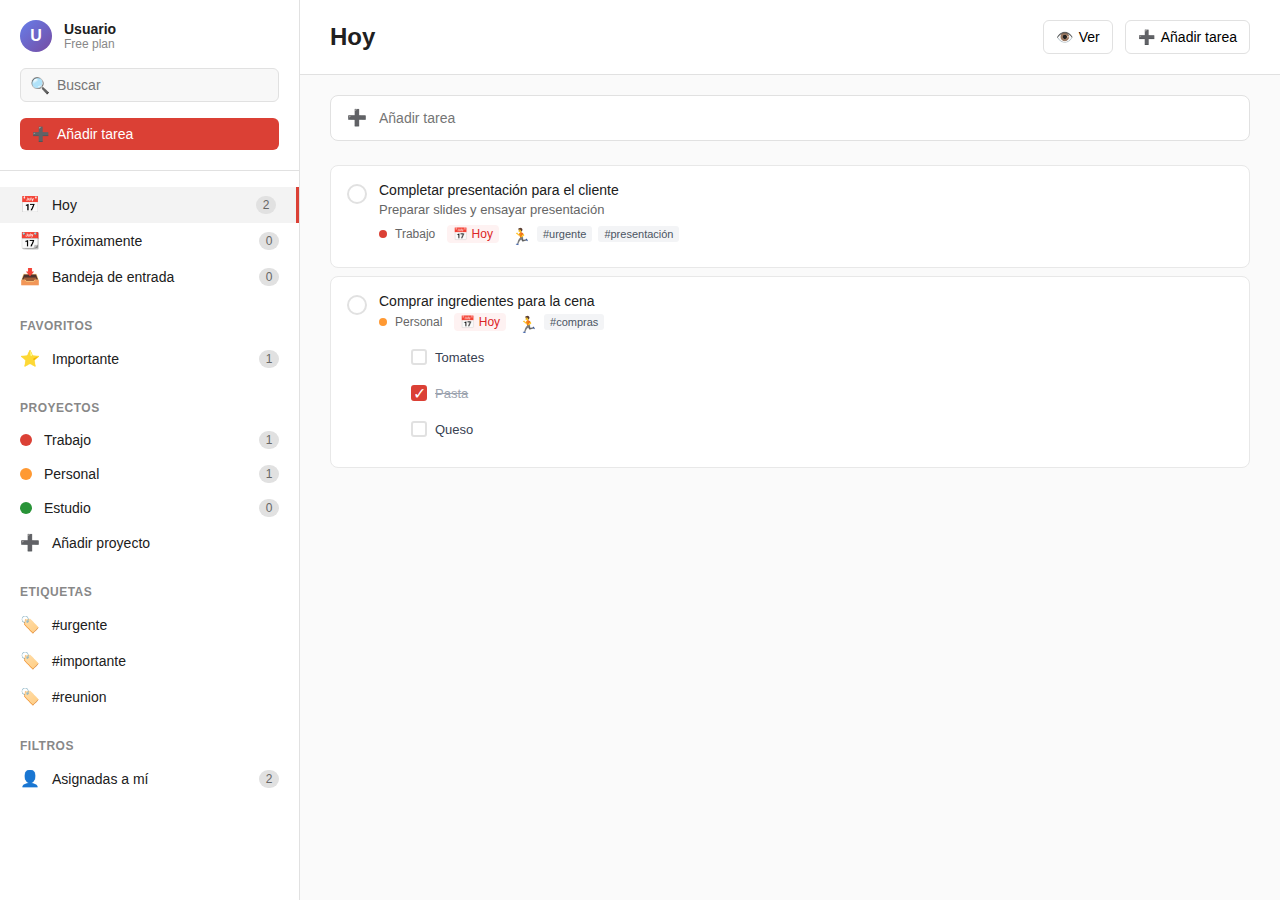
<file: index.html>
<!DOCTYPE html>
<html lang="es">
<head>
    <meta charset="UTF-8">
    <meta name="viewport" content="width=device-width, initial-scale=1.0">
    <title>Todoist Clone - Gestión de Tareas</title>
    <link rel="stylesheet" href="css/styles.css">
</head>
<body>
    <div class="app-container">
        <!-- Sidebar -->
        <div class="sidebar" id="sidebar">
            <div class="sidebar-header">
                <div class="user-info">
                    <div class="user-avatar">U</div>
                    <div>
                        <div style="font-weight: 600; font-size: 14px;">Usuario</div>
                        <div style="font-size: 12px; color: #888;">Free plan</div>
                    </div>
                </div>

                <div class="search-box">
                    <input type="text" class="search-input" placeholder="Buscar" id="searchInput">
                    <div class="search-icon">🔍</div>
                </div>

                <button class="add-task-btn" onclick="showQuickAdd()">
                    <span>➕</span>
                    Añadir tarea
                </button>
            </div>

            <nav class="sidebar-nav">
                <div class="nav-section">
                    <div class="nav-item active" data-view="today" onclick="switchView('today')">
                        <div class="nav-item-icon">📅</div>
                        <div class="nav-item-text">Hoy</div>
                        <div class="nav-item-count" id="todayCount">0</div>
                    </div>
                    <div class="nav-item" data-view="upcoming" onclick="switchView('upcoming')">
                        <div class="nav-item-icon">📆</div>
                        <div class="nav-item-text">Próximamente</div>
                        <div class="nav-item-count" id="upcomingCount">0</div>
                    </div>
                    <div class="nav-item" data-view="inbox" onclick="switchView('inbox')">
                        <div class="nav-item-icon">📥</div>
                        <div class="nav-item-text">Bandeja de entrada</div>
                        <div class="nav-item-count" id="inboxCount">0</div>
                    </div>
                </div>

                <div class="nav-section">
                    <div class="nav-section-title">Favoritos</div>
                    <div class="nav-item" data-view="important" onclick="switchView('important')">
                        <div class="nav-item-icon">⭐</div>
                        <div class="nav-item-text">Importante</div>
                        <div class="nav-item-count" id="importantCount">0</div>
                    </div>
                </div>

                <div class="nav-section">
                    <div class="nav-section-title">Proyectos</div>
                    <div id="projectsList">
                        <!-- Los proyectos se cargarán dinámicamente -->
                    </div>
                    <div class="nav-item" onclick="showProjectModal()">
                        <div class="nav-item-icon">➕</div>
                        <div class="nav-item-text">Añadir proyecto</div>
                    </div>
                </div>

                <div class="nav-section">
                    <div class="nav-section-title">Etiquetas</div>
                    <div id="labelsList">
                        <!-- Las etiquetas se cargarán dinámicamente -->
                    </div>
                </div>

                <div class="nav-section">
                    <div class="nav-section-title">Filtros</div>
                    <div class="nav-item" data-view="assigned" onclick="switchView('assigned')">
                        <div class="nav-item-icon">👤</div>
                        <div class="nav-item-text">Asignadas a mí</div>
                        <div class="nav-item-count" id="assignedCount">0</div>
                    </div>
                </div>
            </nav>
        </div>

        <!-- Main Content -->
        <div class="main-content">
            <header class="main-header">
                <div style="display: flex; align-items: center; gap: 16px;">
                    <button class="mobile-menu-btn" onclick="toggleSidebar()">☰</button>
                    <h1 class="main-title" id="mainTitle">Hoy</h1>
                </div>
                <div class="header-actions">
                    <button class="header-btn">
                        <span>👁️</span>
                        Ver
                    </button>
                    <button class="header-btn" onclick="showTaskModal()">
                        <span>➕</span>
                        Añadir tarea
                    </button>
                </div>
            </header>

            <div class="tasks-container">
                <div class="task-input-container">
                    <div class="quick-add" onclick="showQuickAdd()" id="quickAdd">
                        <div class="quick-add-icon">➕</div>
                        <input type="text" class="quick-add-input" placeholder="Añadir tarea" id="quickAddInput">
                    </div>

                    <div class="task-form" id="taskForm">
                        <input type="text" class="task-input" placeholder="Nombre de la tarea" id="taskTitleInput">
                        <textarea class="task-input" placeholder="Descripción" id="taskDescriptionInput" rows="2"></textarea>
                        
                        <div class="task-options">
                            <button class="option-btn" onclick="toggleDatePicker()">
                                <span>📅</span>
                                <span id="dueDateText">Fecha límite</span>
                            </button>
                            <button class="option-btn" onclick="toggleProjectPicker()">
                                <span>📁</span>
                                <span id="projectText">Proyecto</span>
                            </button>
                            <button class="option-btn" onclick="togglePriorityPicker()">
                                <span>🏃</span>
                                <span id="priorityText">Prioridad</span>
                            </button>
                            <button class="option-btn" onclick="toggleLabelPicker()">
                                <span>🏷️</span>
                                <span>Etiquetas</span>
                            </button>
                        </div>

                        <div class="task-actions">
                            <button class="btn btn-secondary" onclick="hideTaskForm()">Cancelar</button>
                            <div class="btn-group">
                                <button class="btn btn-primary" onclick="addTask()" id="addTaskBtn">Añadir tarea</button>
                            </div>
                        </div>
                    </div>
                </div>

                <div class="tasks-list" id="tasksList">
                    <!-- Las tareas se cargarán dinámicamente -->
                </div>

                <div class="empty-state" id="emptyState" style="display: none;">
                    <div class="empty-icon">📋</div>
                    <div class="empty-title">Sin tareas</div>
                    <div class="empty-description">¡Has completado todas tus tareas!</div>
                </div>
            </div>
        </div>
    </div>

    <!-- Modal para tareas detalladas -->
    <div class="modal" id="taskModal">
        <div class="modal-content">
            <div class="modal-header">
                <h2 class="modal-title">Detalles de la tarea</h2>
                <button class="modal-close" onclick="hideTaskModal()">×</button>
            </div>
            <div class="form-group">
                <label class="form-label">Título</label>
                <input type="text" class="form-input" id="modalTaskTitle" placeholder="Nombre de la tarea">
            </div>
            <div class="form-group">
                <label class="form-label">Descripción</label>
                <textarea class="form-input form-textarea" id="modalTaskDescription" placeholder="Descripción de la tarea"></textarea>
            </div>
            <div class="form-group">
                <label class="form-label">Proyecto</label>
                <select class="form-select" id="modalTaskProject">
                    <option value="">Sin proyecto</option>
                </select>
            </div>
            <div class="form-group">
                <label class="form-label">Fecha límite</label>
                <input type="date" class="form-input" id="modalTaskDate">
            </div>
            <div class="form-group">
                <label class="form-label">Prioridad</label>
                <select class="form-select" id="modalTaskPriority">
                    <option value="1">Prioridad 1 🔴</option>
                    <option value="2">Prioridad 2 🟠</option>
                    <option value="3">Prioridad 3 🟡</option>
                    <option value="4" selected>Prioridad 4 ⚪</option>
                </select>
            </div>
            <div class="form-group">
                <label class="form-label">Etiquetas</label>
                <div class="labels-input-container">
                    <input type="text" class="form-input" id="modalTaskLabels" placeholder="Añadir etiqueta y presionar Enter" onkeypress="handleLabelInput(event)">
                    <div class="selected-labels" id="selectedLabels" style="margin-top: 8px; display: flex; gap: 6px; flex-wrap: wrap;">
                        <!-- Las etiquetas seleccionadas aparecerán aquí -->
                    </div>
                </div>
            </div>
            <div class="form-group">
                <label class="form-label">Subtareas</label>
                <div class="subtasks-editor">
                    <div class="subtasks-list" id="modalSubtasksList">
                        <!-- Las subtareas aparecerán aquí -->
                    </div>
                    <div class="add-subtask-container">
                        <input type="text" class="form-input" id="newSubtaskInput" placeholder="Añadir subtarea y presionar Enter" onkeypress="handleSubtaskInput(event)">
                    </div>
                </div>
            </div>
            <div class="form-group">
                <button class="btn btn-primary" onclick="saveTask()" style="width: 100%;">Guardar</button>
            </div>
        </div>
    </div>

    <!-- Modal para proyectos -->
    <div class="modal" id="projectModal">
        <div class="modal-content">
            <div class="modal-header">
                <h2 class="modal-title">Nuevo proyecto</h2>
                <button class="modal-close" onclick="hideProjectModal()">×</button>
            </div>
            <div class="form-group">
                <label class="form-label">Nombre del proyecto</label>
                <input type="text" class="form-input" id="projectNameInput" placeholder="Mi proyecto">
            </div>
            <div class="form-group">
                <label class="form-label">Color</label>
                <select class="form-select" id="projectColorInput">
                    <option value="#db4035">🔴 Rojo</option>
                    <option value="#ff9933">🟠 Naranja</option>
                    <option value="#fad000">🟡 Amarillo</option>
                    <option value="#299438">🟢 Verde</option>
                    <option value="#6accbc">🔵 Azul claro</option>
                    <option value="#158fad">🔷 Azul</option>
                    <option value="#14aaf5">💙 Azul cielo</option>
                    <option value="#96c3eb">🩵 Azul pastel</option>
                    <option value="#884dff">🟣 Morado</option>
                    <option value="#af38eb">🟪 Rosa</option>
                </select>
            </div>
            <div class="form-group">
                <button class="btn btn-primary" onclick="addProject()" style="width: 100%;">Crear proyecto</button>
            </div>
        </div>
    </div>

    
    <!-- Scripts modularizados -->
    <script src="js/data-manager.js"></script>
    <script src="js/navigation.js"></script>
    <script src="js/task-manager.js"></script>
    <script src="js/project-manager.js"></script>
    <script src="js/labels-subtasks.js"></script>
    <script src="js/ui-renderer.js"></script>
    <script src="js/ui-modals.js"></script>
    <script src="js/utilities.js"></script>
    <script src="js/statistics.js"></script>
    <script src="js/advanced-features.js"></script>
    <script src="js/app.js"></script>
</body>
</html>
</file>
<file: css/styles.css>
* {
            margin: 0;
            padding: 0;
            box-sizing: border-box;
        }

        body {
            font-family: -apple-system, BlinkMacSystemFont, 'Segoe UI', Roboto, sans-serif;
            background-color: #fafafa;
            color: #202020;
            overflow-x: hidden;
        }

        .app-container {
            display: flex;
            height: 100vh;
        }

        /* Sidebar */
        .sidebar {
            width: 300px;
            background-color: #fff;
            border-right: 1px solid #e1e1e1;
            display: flex;
            flex-direction: column;
            transition: transform 0.3s ease;
        }

        .sidebar-header {
            padding: 20px;
            border-bottom: 1px solid #e1e1e1;
        }

        .user-info {
            display: flex;
            align-items: center;
            gap: 12px;
            margin-bottom: 16px;
        }

        .user-avatar {
            width: 32px;
            height: 32px;
            border-radius: 50%;
            background: linear-gradient(135deg, #667eea 0%, #764ba2 100%);
            display: flex;
            align-items: center;
            justify-content: center;
            color: white;
            font-weight: bold;
        }

        .search-box {
            position: relative;
            margin-bottom: 16px;
        }

        .search-input {
            width: 100%;
            padding: 8px 12px 8px 36px;
            border: 1px solid #e1e1e1;
            border-radius: 6px;
            font-size: 14px;
            background-color: #f8f8f8;
        }

        .search-icon {
            position: absolute;
            left: 10px;
            top: 50%;
            transform: translateY(-50%);
            color: #888;
        }

        .add-task-btn {
            width: 100%;
            padding: 8px 12px;
            background-color: #db4035;
            color: white;
            border: none;
            border-radius: 6px;
            cursor: pointer;
            font-size: 14px;
            display: flex;
            align-items: center;
            gap: 8px;
            transition: background-color 0.2s;
        }

        .add-task-btn:hover {
            background-color: #c23616;
        }

        .sidebar-nav {
            flex: 1;
            padding: 16px 0;
            overflow-y: auto;
        }

        .nav-section {
            margin-bottom: 24px;
        }

        .nav-section-title {
            padding: 0 20px 8px;
            font-size: 12px;
            font-weight: 600;
            color: #888;
            text-transform: uppercase;
            letter-spacing: 0.5px;
        }

        .nav-item {
            display: flex;
            align-items: center;
            padding: 8px 20px;
            cursor: pointer;
            transition: background-color 0.2s;
            position: relative;
        }

        .nav-item:hover {
            background-color: #f8f8f8;
        }

        .nav-item.active {
            background-color: #f3f3f3;
            border-right: 3px solid #db4035;
        }

        .nav-item-icon {
            width: 20px;
            height: 20px;
            margin-right: 12px;
            color: #666;
        }

        .nav-item-text {
            flex: 1;
            font-size: 14px;
        }

        .nav-item-count {
            background-color: #e1e1e1;
            color: #666;
            font-size: 12px;
            padding: 2px 6px;
            border-radius: 12px;
            min-width: 20px;
            text-align: center;
        }

        .project-item {
            position: relative;
        }

        .project-color {
            width: 12px;
            height: 12px;
            border-radius: 50%;
            margin-right: 12px;
        }

        /* Main Content */
        .main-content {
            flex: 1;
            display: flex;
            flex-direction: column;
            overflow: hidden;
        }

        .main-header {
            background-color: #fff;
            padding: 20px 30px;
            border-bottom: 1px solid #e1e1e1;
            display: flex;
            justify-content: space-between;
            align-items: center;
        }

        .main-title {
            font-size: 24px;
            font-weight: 700;
            color: #202020;
        }

        .header-actions {
            display: flex;
            gap: 12px;
        }

        .header-btn {
            padding: 8px 12px;
            border: 1px solid #e1e1e1;
            background-color: #fff;
            border-radius: 6px;
            cursor: pointer;
            display: flex;
            align-items: center;
            gap: 6px;
            font-size: 14px;
            transition: all 0.2s;
        }

        .header-btn:hover {
            background-color: #f8f8f8;
        }

        .tasks-container {
            flex: 1;
            padding: 20px 30px;
            overflow-y: auto;
        }

        .task-input-container {
            margin-bottom: 24px;
        }

        .quick-add {
            display: flex;
            align-items: center;
            gap: 12px;
            padding: 12px 16px;
            border: 1px solid #e1e1e1;
            border-radius: 8px;
            background-color: #fff;
            cursor: text;
            transition: all 0.2s;
        }

        .quick-add:hover, .quick-add.active {
            border-color: #db4035;
            box-shadow: 0 0 0 3px rgba(219, 64, 53, 0.1);
        }

        .quick-add-icon {
            color: #db4035;
            width: 20px;
            height: 20px;
        }

        .quick-add-input {
            flex: 1;
            border: none;
            outline: none;
            font-size: 14px;
            color: #888;
            background: transparent;
        }

        .quick-add-input.has-text {
            color: #202020;
        }

        .task-form {
            display: none;
            background-color: #fff;
            border: 1px solid #e1e1e1;
            border-radius: 8px;
            padding: 16px;
            margin-bottom: 16px;
            box-shadow: 0 2px 8px rgba(0,0,0,0.1);
        }

        .task-form.active {
            display: block;
        }

        .task-input {
            width: 100%;
            padding: 12px;
            border: 1px solid #e1e1e1;
            border-radius: 6px;
            font-size: 14px;
            margin-bottom: 12px;
            resize: vertical;
            min-height: 44px;
        }

        .task-options {
            display: flex;
            gap: 12px;
            margin-bottom: 12px;
        }

        .option-btn {
            padding: 6px 12px;
            border: 1px solid #e1e1e1;
            background-color: #fff;
            border-radius: 4px;
            cursor: pointer;
            font-size: 12px;
            display: flex;
            align-items: center;
            gap: 6px;
            transition: all 0.2s;
        }

        .option-btn:hover {
            background-color: #f8f8f8;
        }

        .option-btn.active {
            border-color: #db4035;
            background-color: #fef2f2;
            color: #db4035;
        }

        .task-actions {
            display: flex;
            justify-content: space-between;
        }

        .btn-group {
            display: flex;
            gap: 8px;
        }

        .btn {
            padding: 8px 16px;
            border: none;
            border-radius: 6px;
            cursor: pointer;
            font-size: 14px;
            font-weight: 500;
            transition: all 0.2s;
        }

        .btn-primary {
            background-color: #db4035;
            color: white;
        }

        .btn-primary:hover:not(:disabled) {
            background-color: #c23616;
        }

        .btn-primary:disabled {
            opacity: 0.5;
            cursor: not-allowed;
        }

        .btn-secondary {
            background-color: #f8f8f8;
            color: #666;
        }

        .btn-secondary:hover {
            background-color: #e1e1e1;
        }

        .tasks-list {
            display: flex;
            flex-direction: column;
            gap: 8px;
        }

        .task-item {
            background-color: #fff;
            border: 1px solid #e8e8e8;
            border-radius: 8px;
            padding: 16px;
            transition: all 0.2s;
            cursor: pointer;
        }

        .task-item:hover {
            border-color: #d0d0d0;
            box-shadow: 0 2px 4px rgba(0,0,0,0.05);
        }

        .task-item.completed {
            opacity: 0.6;
        }

        .task-header {
            display: flex;
            align-items: flex-start;
            gap: 12px;
            margin-bottom: 8px;
        }

        .task-checkbox {
            width: 20px;
            height: 20px;
            border: 2px solid #e1e1e1;
            border-radius: 50%;
            cursor: pointer;
            display: flex;
            align-items: center;
            justify-content: center;
            transition: all 0.2s;
            flex-shrink: 0;
            margin-top: 2px;
        }

        .task-checkbox:hover {
            border-color: #db4035;
        }

        .task-checkbox.completed {
            background-color: #db4035;
            border-color: #db4035;
            color: white;
        }

        .task-content {
            flex: 1;
            min-width: 0;
        }

        .task-title {
            font-size: 14px;
            font-weight: 500;
            color: #202020;
            margin-bottom: 4px;
            word-wrap: break-word;
        }

        .task-title.completed {
            text-decoration: line-through;
            color: #888;
        }

        .task-description {
            font-size: 13px;
            color: #666;
            margin-bottom: 8px;
            word-wrap: break-word;
        }

        .task-meta {
            display: flex;
            align-items: center;
            gap: 12px;
            flex-wrap: wrap;
        }

        .task-project {
            font-size: 12px;
            color: #666;
            display: flex;
            align-items: center;
            gap: 4px;
        }

        .task-due-date {
            font-size: 12px;
            padding: 2px 6px;
            border-radius: 4px;
            display: flex;
            align-items: center;
            gap: 4px;
        }

        .due-today {
            background-color: #fef2f2;
            color: #dc2626;
        }

        .due-overdue {
            background-color: #fef2f2;
            color: #dc2626;
            font-weight: 600;
        }

        .due-future {
            background-color: #f0f9ff;
            color: #0369a1;
        }

        .task-labels {
            display: flex;
            gap: 6px;
            flex-wrap: wrap;
        }

        .task-label {
            font-size: 11px;
            padding: 2px 6px;
            border-radius: 3px;
            background-color: #f3f4f6;
            color: #4b5563;
        }

        .task-priority {
            display: flex;
            align-items: center;
        }

        .priority-flag {
            width: 14px;
            height: 14px;
        }

        .priority-1 { color: #dc2626; }
        .priority-2 { color: #ea580c; }
        .priority-3 { color: #ca8a04; }
        .priority-4 { color: #6b7280; }

        .task-actions-menu {
            display: flex;
            align-items: center;
            gap: 8px;
            opacity: 0;
            transition: opacity 0.2s;
        }

        .task-item:hover .task-actions-menu {
            opacity: 1;
        }

        .action-btn {
            width: 24px;
            height: 24px;
            border: none;
            background: none;
            cursor: pointer;
            border-radius: 4px;
            display: flex;
            align-items: center;
            justify-content: center;
            color: #666;
            transition: all 0.2s;
        }

        .action-btn:hover {
            background-color: #f3f4f6;
            color: #374151;
        }

        .subtasks {
            margin-left: 32px;
            margin-top: 12px;
            display: flex;
            flex-direction: column;
            gap: 8px;
        }

        .subtask-item {
            display: flex;
            align-items: center;
            gap: 8px;
            padding: 6px 0;
        }

        .subtask-checkbox {
            width: 16px;
            height: 16px;
            border: 2px solid #e1e1e1;
            border-radius: 3px;
            cursor: pointer;
            display: flex;
            align-items: center;
            justify-content: center;
            transition: all 0.2s;
        }

        .subtask-checkbox.completed {
            background-color: #db4035;
            border-color: #db4035;
            color: white;
        }

        .subtask-title {
            font-size: 13px;
            color: #374151;
        }

        .subtask-title.completed {
            text-decoration: line-through;
            color: #9ca3af;
        }

        .empty-state {
            text-align: center;
            padding: 60px 20px;
            color: #888;
        }

        .empty-icon {
            width: 64px;
            height: 64px;
            margin: 0 auto 16px;
            opacity: 0.5;
        }

        .empty-title {
            font-size: 18px;
            margin-bottom: 8px;
        }

        .empty-description {
            font-size: 14px;
            color: #aaa;
        }

        /* Modal */
        .modal {
            display: none;
            position: fixed;
            top: 0;
            left: 0;
            width: 100%;
            height: 100%;
            background-color: rgba(0, 0, 0, 0.5);
            z-index: 1000;
        }

        .modal.active {
            display: flex;
            align-items: center;
            justify-content: center;
        }

        .modal-content {
            background-color: white;
            border-radius: 12px;
            padding: 24px;
            max-width: 500px;
            width: 90%;
            max-height: 90vh;
            overflow-y: auto;
        }

        .modal-header {
            display: flex;
            justify-content: space-between;
            align-items: center;
            margin-bottom: 20px;
        }

        .modal-title {
            font-size: 20px;
            font-weight: 600;
        }

        .modal-close {
            background: none;
            border: none;
            font-size: 24px;
            cursor: pointer;
            color: #666;
            width: 32px;
            height: 32px;
            display: flex;
            align-items: center;
            justify-content: center;
            border-radius: 6px;
        }

        .modal-close:hover {
            background-color: #f3f4f6;
        }

        .form-group {
            margin-bottom: 16px;
        }

        .form-label {
            display: block;
            margin-bottom: 6px;
            font-weight: 500;
            font-size: 14px;
        }

        .form-input {
            width: 100%;
            padding: 8px 12px;
            border: 1px solid #e1e1e1;
            border-radius: 6px;
            font-size: 14px;
        }

        .form-textarea {
            min-height: 80px;
            resize: vertical;
        }

        .form-select {
            width: 100%;
            padding: 8px 12px;
            border: 1px solid #e1e1e1;
            border-radius: 6px;
            font-size: 14px;
            background-color: white;
        }

        /* Responsive */
        @media (max-width: 768px) {
            .sidebar {
                transform: translateX(-100%);
                position: fixed;
                left: 0;
                top: 0;
                height: 100vh;
                z-index: 100;
            }

            .sidebar.open {
                transform: translateX(0);
            }

            .main-content {
                width: 100%;
            }

            .tasks-container {
                padding: 20px 16px;
            }

            .main-header {
                padding: 16px 20px;
            }
        }

        .mobile-menu-btn {
            display: none;
            background: none;
            border: none;
            cursor: pointer;
            padding: 4px;
        }

        @media (max-width: 768px) {
            .mobile-menu-btn {
                display: block;
            }
        }

        /* Animations */
        @keyframes fadeIn {
            from { opacity: 0; transform: translateY(10px); }
            to { opacity: 1; transform: translateY(0); }
        }

        .task-item {
            animation: fadeIn 0.3s ease;
        }

        @keyframes slideIn {
            from { transform: translateX(-20px); opacity: 0; }
            to { transform: translateX(0); opacity: 1; }
        }

        .nav-item {
            animation: slideIn 0.2s ease;
        }

        /* Custom Scrollbar */
        ::-webkit-scrollbar {
            width: 8px;
        }

        ::-webkit-scrollbar-track {
            background: #f1f1f1;
        }

        ::-webkit-scrollbar-thumb {
            background: #c1c1c1;
            border-radius: 4px;
        }

        ::-webkit-scrollbar-thumb:hover {
            background: #a8a8a8;
        }

        .dark-mode {
            background-color: #1a1a1a;
            color: #e0e0e0;
        }
        
        .dark-mode .sidebar,
        .dark-mode .main-header,
        .dark-mode .task-item,
        .dark-mode .task-form,
        .dark-mode .modal-content {
            background-color: #2d2d2d;
            border-color: #404040;
            color: #e0e0e0;
        }
        
        .dark-mode .search-input,
        .dark-mode .task-input,
        .dark-mode .form-input {
            background-color: #404040;
            border-color: #555;
            color: #e0e0e0;
        }
        
        .dark-mode .nav-item:hover {
            background-color: #404040;
        }
        
        .dark-mode .quick-add {
            background-color: #2d2d2d;
            border-color: #404040;
        }
        
        .stat-card {
            background-color: #f8f9fa;
            padding: 20px;
            border-radius: 12px;
            text-align: center;
            border: 1px solid #e9ecef;
        }
        
        .dark-mode .stat-card {
            background-color: #404040;
            border-color: #555;
            color: #e0e0e0;
        }
        
        .stat-number {
            font-size: 32px;
            font-weight: 700;
            color: #db4035;
            margin-bottom: 8px;
        }
        
        .stat-label {
            font-size: 14px;
            color: #666;
            font-weight: 500;
        }
        
        .dark-mode .stat-label {
            color: #bbb;
        }
        
        .detail-item {
            display: flex;
            justify-content: space-between;
            align-items: center;
            padding: 8px 12px;
            background-color: #f8f9fa;
            border-radius: 6px;
        }
        
        .dark-mode .detail-item {
            background-color: #404040;
        }
        
        .detail-label {
            font-size: 14px;
            color: #666;
        }
        
        .dark-mode .detail-label {
            color: #bbb;
        }
        
        .detail-value {
            font-weight: 600;
            color: #333;
        }
        
        .dark-mode .detail-value {
            color: #e0e0e0;
        }
        
        .notification {
            position: fixed;
            top: 20px;
            right: 20px;
            background-color: #fff;
            border: 1px solid #e1e1e1;
            border-radius: 8px;
            padding: 16px;
            box-shadow: 0 4px 12px rgba(0,0,0,0.15);
            z-index: 10000;
            max-width: 400px;
            transform: translateX(400px);
            transition: transform 0.3s ease;
        }
        
        .notification.show {
            transform: translateX(0);
        }
        
        .notification-success {
            border-left: 4px solid #10b981;
        }
        
        .notification-error {
            border-left: 4px solid #ef4444;
        }
        
        .notification-content {
            display: flex;
            align-items: center;
            gap: 8px;
        }
        
        .notification-icon {
            font-size: 16px;
        }
        
        .notification-message {
            font-size: 14px;
            font-weight: 500;
        }
        
        .notification-close {
            background: none;
            border: none;
            font-size: 18px;
            cursor: pointer;
            color: #666;
            margin-left: auto;
            padding: 0 4px;
        }
        
        .task-item.dragging {
            opacity: 0.5;
            transform: rotate(5deg);
        }
        
        .task-item[draggable="true"]:hover {
            cursor: move;
        }
        
        /* Estilos para etiquetas en el modal */
        .labels-input-container {
            position: relative;
        }
        
        .selected-labels {
            display: flex;
            gap: 6px;
            flex-wrap: wrap;
            margin-top: 8px;
        }
        
        .selected-label {
            display: inline-flex;
            align-items: center;
            gap: 4px;
            background-color: #f3f4f6;
            color: #374151;
            font-size: 12px;
            padding: 4px 8px;
            border-radius: 4px;
            border: 1px solid #d1d5db;
        }
        
        .dark-mode .selected-label {
            background-color: #404040;
            color: #e0e0e0;
            border-color: #555;
        }
        
        .remove-label-btn {
            background: none;
            border: none;
            color: #6b7280;
            cursor: pointer;
            font-size: 14px;
            line-height: 1;
            padding: 0;
            margin-left: 4px;
        }
        
        .remove-label-btn:hover {
            color: #ef4444;
        }
        
        /* Estilos para subtareas en el modal */
        .subtasks-editor {
            border: 1px solid #e1e1e1;
            border-radius: 6px;
            padding: 12px;
            background-color: #f9f9f9;
        }
        
        .dark-mode .subtasks-editor {
            background-color: #404040;
            border-color: #555;
        }
        
        .subtasks-list {
            display: flex;
            flex-direction: column;
            gap: 8px;
            margin-bottom: 12px;
        }
        
        .subtask-editor-item {
            background-color: #fff;
            border: 1px solid #e1e1e1;
            border-radius: 4px;
            padding: 8px;
        }
        
        .dark-mode .subtask-editor-item {
            background-color: #2d2d2d;
            border-color: #555;
        }
        
        .subtask-editor-content {
            display: flex;
            align-items: center;
            gap: 8px;
        }
        
        .subtask-editor-checkbox {
            width: 16px;
            height: 16px;
            cursor: pointer;
        }
        
        .subtask-editor-input {
            flex: 1;
            border: none;
            background: transparent;
            font-size: 14px;
            padding: 4px;
            border-radius: 3px;
        }
        
        .subtask-editor-input:focus {
            outline: none;
            background-color: #f8f9fa;
        }
        
        .dark-mode .subtask-editor-input {
            color: #e0e0e0;
        }
        
        .dark-mode .subtask-editor-input:focus {
            background-color: #404040;
        }
        
        .remove-subtask-btn {
            background: none;
            border: none;
            cursor: pointer;
            font-size: 14px;
            padding: 4px;
            border-radius: 3px;
            opacity: 0.6;
            transition: opacity 0.2s;
        }
        
        .remove-subtask-btn:hover {
            opacity: 1;
            background-color: #fef2f2;
        }
        
        .dark-mode .remove-subtask-btn:hover {
            background-color: #553c3c;
        }
        
        .add-subtask-container {
            border-top: 1px solid #e1e1e1;
            padding-top: 8px;
        }
        
        .dark-mode .add-subtask-container {
            border-top-color: #555;
        }
</file>
